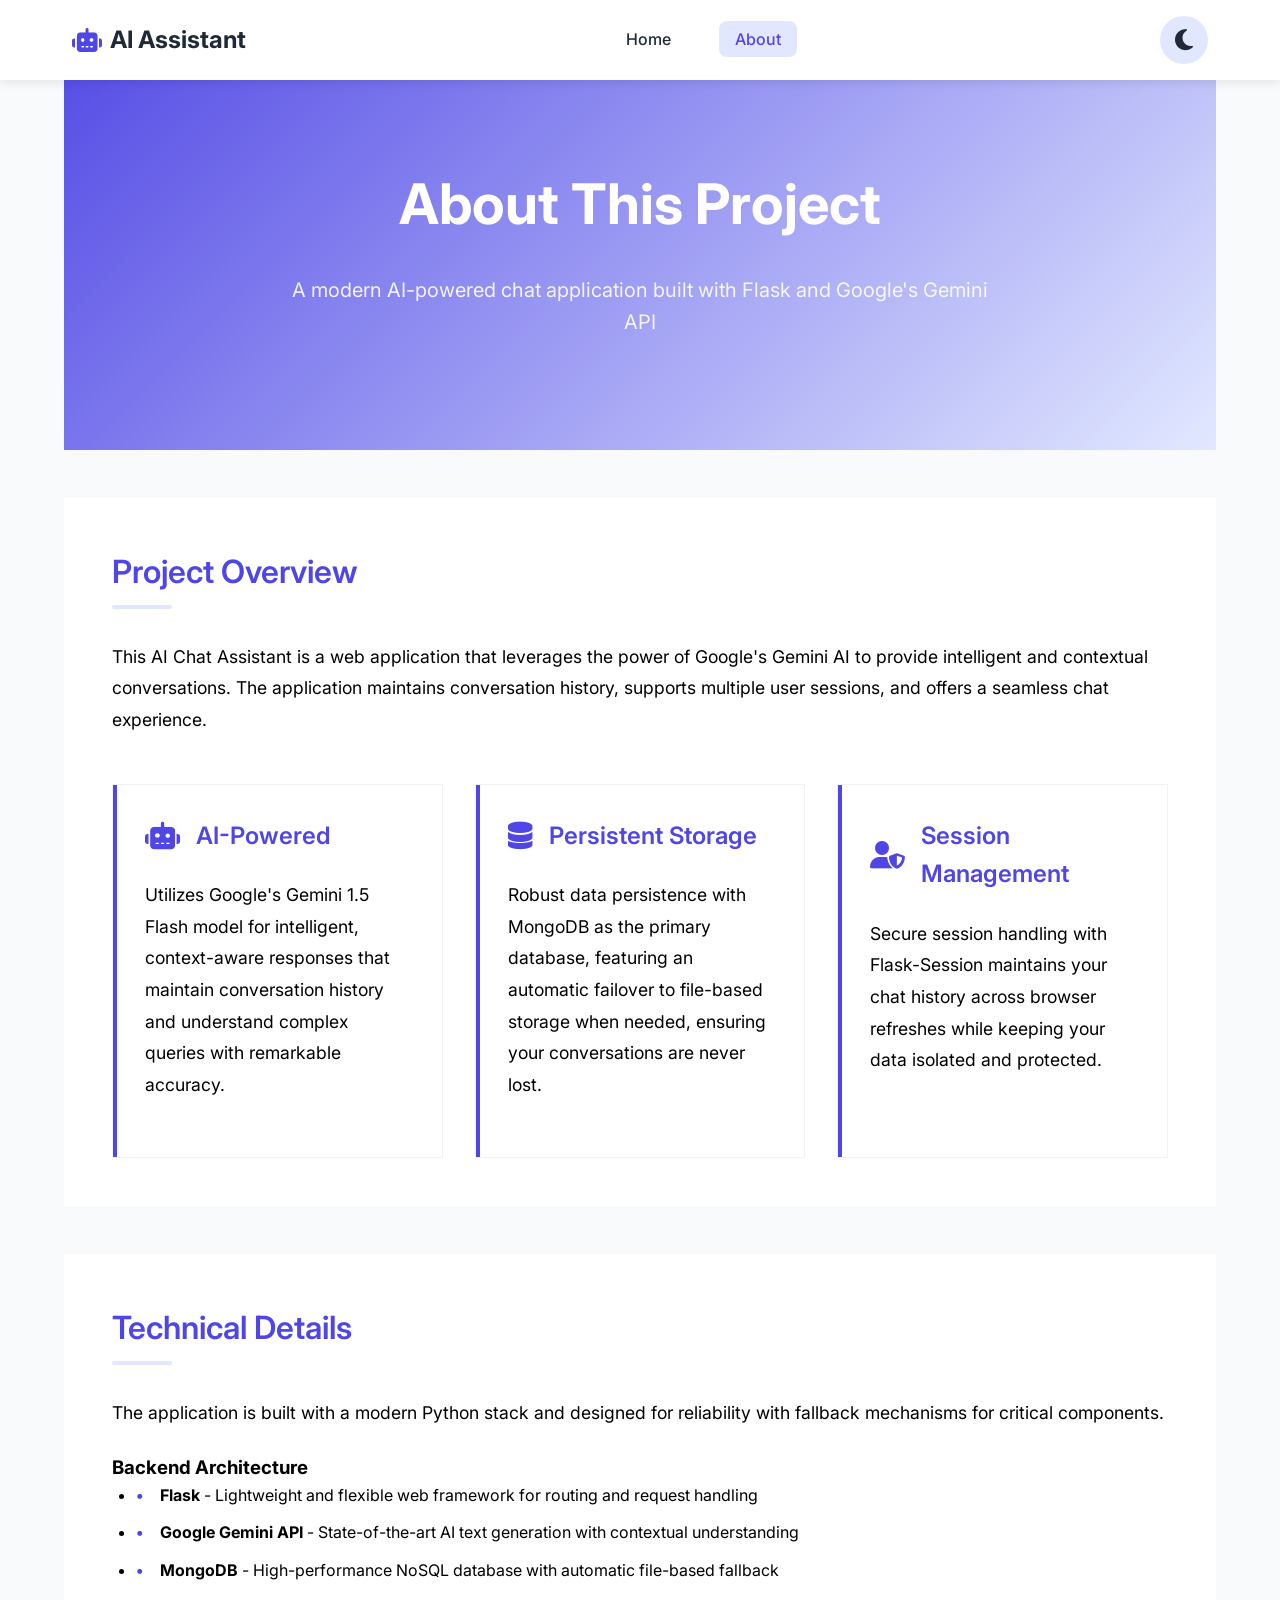
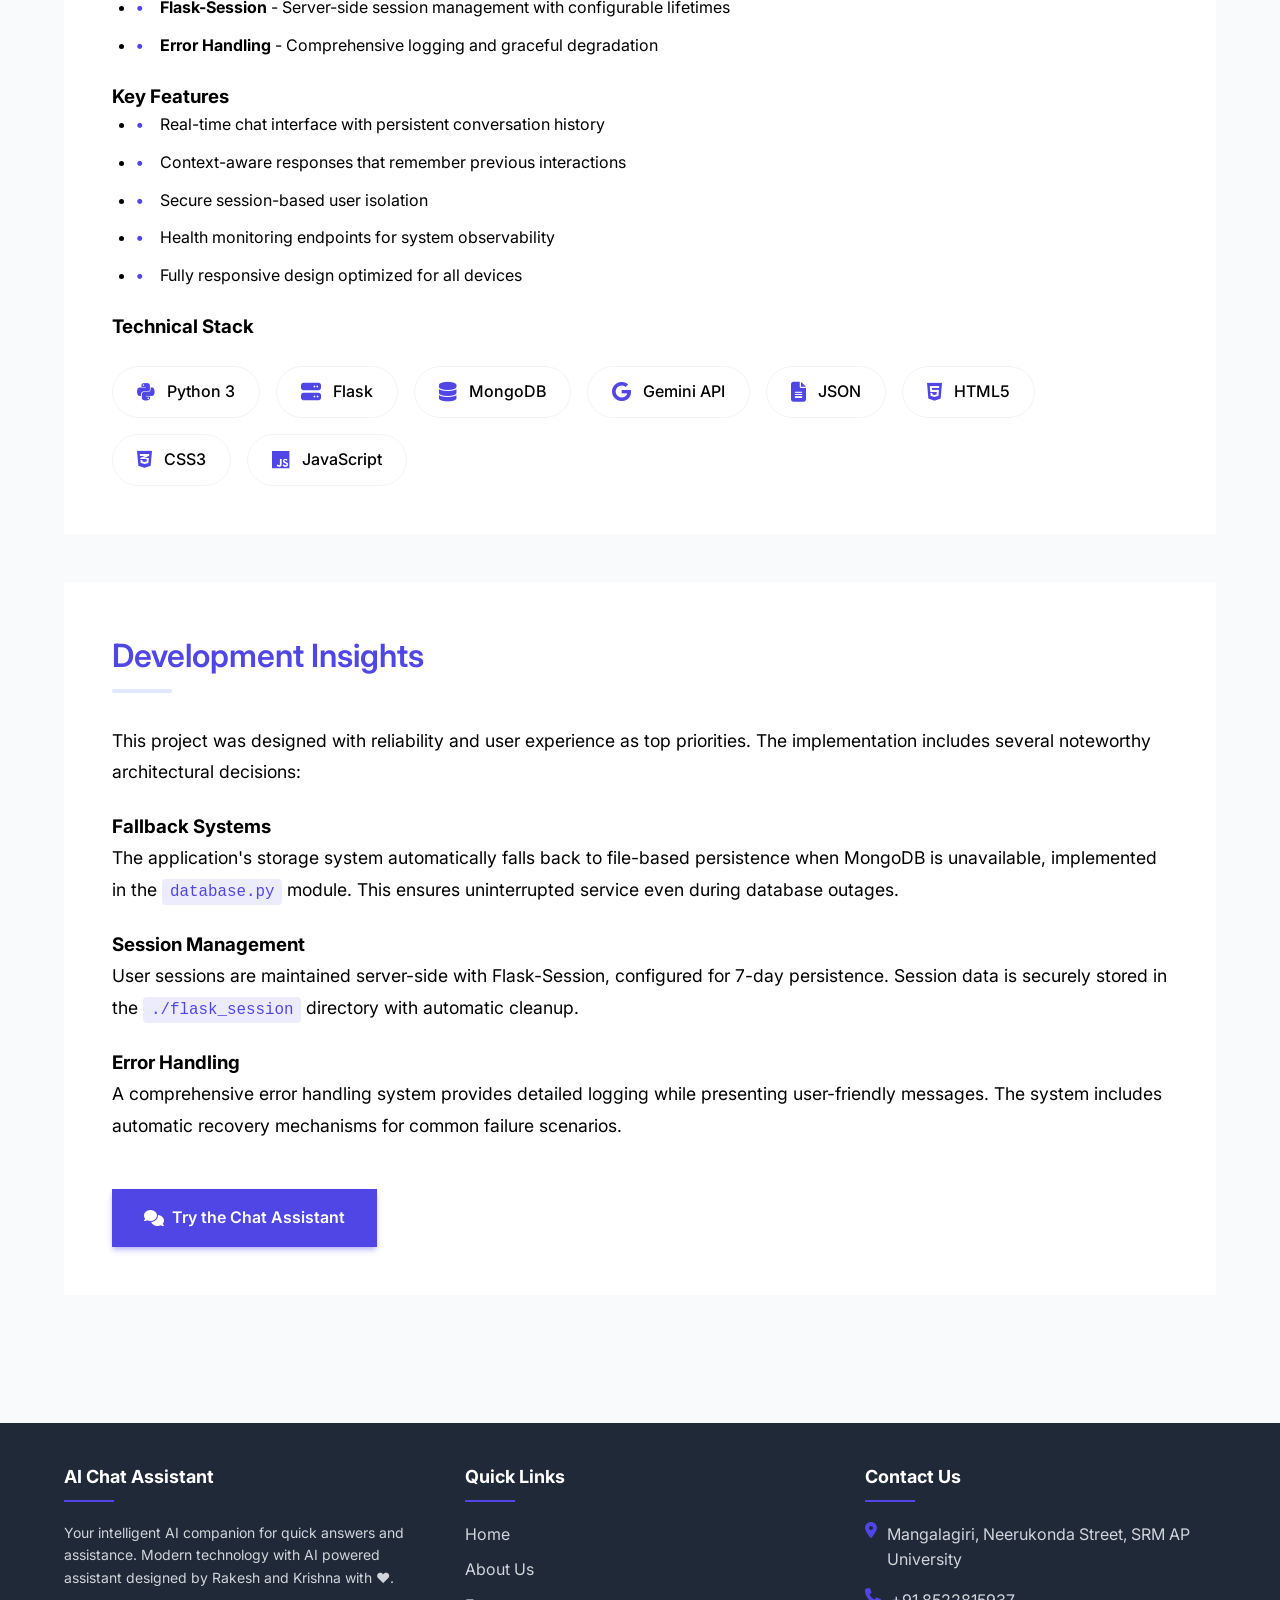
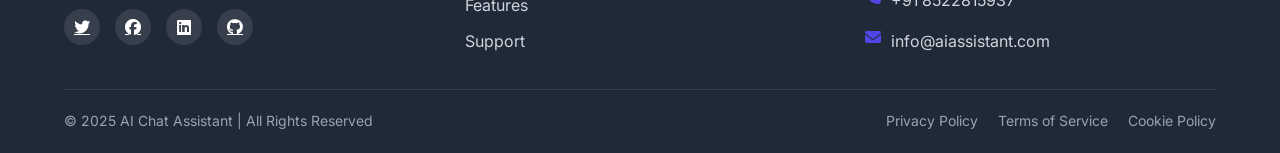
<file: templates/about.html>
<!DOCTYPE html>
<html lang="en">
<head>
    <meta charset="UTF-8">
    <meta name="viewport" content="width=device-width, initial-scale=1.0">
    <title>AI Chat Assistant</title>
    <link rel="stylesheet" href="https://cdnjs.cloudflare.com/ajax/libs/font-awesome/6.4.0/css/all.min.css">
    <link rel="preconnect" href="https://fonts.googleapis.com">
    <link rel="preconnect" href="https://fonts.gstatic.com" crossorigin>
    <link href="https://fonts.googleapis.com/css2?family=Inter:wght@400;500;600;700&display=swap" rel="stylesheet">
    <style>
        :root {
            --primary-color: #4f46e5;
            --primary-hover: #4338ca;
            --secondary-color: #e0e7ff;
            --background-color: #f3f4f8;
            --container-bg: #ffffff;
            --text-color: #1f2937;
            --light-text: #6b7280;
            --border-color: #e5e7eb;
            --user-message-bg: #4f46e5;
            --bot-message-bg: #f3f4f6;
            --shadow: 0 4px 12px rgba(0, 0, 0, 0.08);
            --card-shadow: 0 8px 24px rgba(0, 0, 0, 0.12);
            --transition: all 0.3s ease;
            --header-height: 70px;
            --header-bg: rgba(255, 255, 255, 0.95);
            --primary-light: #e0e7ff;
            --dark-bg-secondary: #1f2937;
        }

        /* Dark theme variables */
        body.dark-theme {
            --background-color: #111827;
            --container-bg: #1f2937;
            --text-color: #f9fafb;
            --light-text: #d1d5db;
            --border-color: #374151;
            --bot-message-bg: #2d3748;
            background-image: linear-gradient(135deg, #111827 0%, #1e293b 100%);
        }

        body.dark-theme .main-header {
            background-color: rgba(31, 41, 55, 0.95);
            box-shadow: 0 2px 10px rgba(0, 0, 0, 0.2);
        }

        body.dark-theme .logo {
            color: #8b5cf6;
        }

        body.dark-theme .main-nav a {
            color: #e5e7eb;
        }

        body.dark-theme .main-nav a.active,
        body.dark-theme .main-nav a:hover {
            color: #8b5cf6;
        }

        body.dark-theme .main-nav a.active::after {
            background-color: #8b5cf6;
        }

        body.dark-theme .theme-toggle {
            color: #e5e7eb;
        }

        body.dark-theme .theme-toggle:hover {
            background-color: rgba(255, 255, 255, 0.1);
            color: #8b5cf6;
        }

        /* Original about.html styles */
        * {
            margin: 0;
            padding: 0;
            box-sizing: border-box;
        }

        body {
            font-family: 'Inter', sans-serif;
            line-height: 1.6;
            color: var(--dark-color);
            background-color: #f8fafc;
            min-height: 100vh;
            display: flex;
            flex-direction: column;
        }

        .container {
            width: 100%;
            max-width: 1200px;
            margin: 0 auto;
            padding: 0 1.5rem;
        }

        /* Main Header styles from index.html */
        .main-header {
            background-color: var(--header-bg);
            padding: 1rem 0;
            position: fixed;
            width: 100%;
            top: 0;
            z-index: 1000;
            box-shadow: 0 2px 10px rgba(0, 0, 0, 0.1);
        }

        .main-header .container {
            display: flex;
            justify-content: space-between;
            align-items: center;
            max-width: 1200px;
            margin: 0 auto;
            padding: 0 2rem;
        }

        .logo {
            display: flex;
            align-items: center;
            gap: 0.5rem;
            font-size: 1.5rem;
            font-weight: 700;
            color: var(--text-color);
        }

        .logo i {
            color: var(--primary-color);
        }

        .main-nav ul {
            display: flex;
            gap: 2rem;
            list-style: none;
            margin: 0;
            padding: 0;
        }

        .main-nav a {
            color: var(--text-color);
            text-decoration: none;
            font-weight: 500;
            transition: color 0.3s ease;
            padding: 0.5rem 1rem;
            border-radius: 0.5rem;
        }

        .main-nav a:hover {
            color: var(--primary-color);
        }

        .main-nav a.active {
            color: var(--primary-color);
            background-color: var(--primary-light);
        }

        .header-actions {
            display: flex;
            align-items: center;
            gap: 1rem;
        }

        .theme-toggle {
            background: none;
            border: none;
            cursor: pointer;
            padding: 0.75rem;
            border-radius: 50%;
            transition: all 0.3s ease;
            font-size: 1.5rem;
            color: var(--text-color);
            display: flex;
            align-items: center;
            justify-content: center;
            width: 3rem;
            height: 3rem;
            background-color: var(--primary-light);
        }

        .theme-toggle:hover {
            background-color: var(--primary-color);
            color: white;
            transform: scale(1.1);
        }

        .mobile-menu-toggle {
            display: none;
            background: none;
            border: none;
            font-size: 1.5rem;
            color: var(--text-color);
            cursor: pointer;
            padding: 0.5rem;
        }

        /* Mobile menu styles */
        @media (max-width: 768px) {
            .main-nav {
                display: none;
            }
            
            .mobile-menu-toggle {
                display: block;
            }
            
            .main-nav.active {
                display: block;
                position: absolute;
                top: 100%;
                left: 0;
                right: 0;
                background-color: var(--header-bg);
                padding: 1rem;
            }
            
            .main-nav.active ul {
                flex-direction: column;
                gap: 1rem;
            }
            
            .header-actions {
                margin-left: auto;
            }

            .main-nav.active,
            .header-actions.active {
                display: flex;
                flex-direction: column;
                position: absolute;
                top: var(--header-height);
                left: 0;
                width: 100%;
                background-color: rgba(255, 255, 255, 0.95);
                backdrop-filter: blur(10px);
                padding: 20px;
                box-shadow: 0 4px 10px rgba(0, 0, 0, 0.1);
                z-index: 99;
                animation: slideDown 0.3s ease-out;
            }
            
            .main-nav.active ul {
                flex-direction: column;
                width: 100%;
                gap: 15px;
            }
            
            .header-actions.active {
                top: calc(var(--header-height) + 172px);
                padding-top: 0;
            }
            
            .mobile-menu-toggle.active {
                color: var(--primary-color);
            }
            
            body.dark-theme .main-nav.active,
            body.dark-theme .header-actions.active {
                background-color: rgba(31, 41, 55, 0.95);
                box-shadow: 0 4px 10px rgba(0, 0, 0, 0.2);
            }
            
            @keyframes slideDown {
                from { opacity: 0; transform: translateY(-20px); }
                to { opacity: 1; transform: translateY(0); }
            }
        }

        /* Hero Section */
        .hero {
            text-align: center;
            padding: 5rem 0;
            margin-bottom: 3rem;
            background: linear-gradient(135deg, var(--primary-color), var(--primary-light));
            color: white;
            border-radius: var(--border-radius);
            position: relative;
            overflow: hidden;
            margin-top: 80px; /* Added to account for fixed header */
        }

        /* Rest of the original about.html styles */
        .hero::before {
            content: '';
            position: absolute;
            top: 0;
            left: 0;
            width: 100%;
            height: 100%;
            background: url('data:image/svg+xml;utf8,<svg xmlns="http://www.w3.org/2000/svg" viewBox="0 0 100 100" preserveAspectRatio="none"><path fill="rgba(255,255,255,0.05)" d="M0,0 L100,0 L100,100 L0,100 Z" /></svg>');
            background-size: cover;
        }

        .hero h1 {
            font-size: 3.5rem;
            margin-bottom: 1.5rem;
            font-weight: 700;
            position: relative;
        }

        .hero p {
            font-size: 1.25rem;
            max-width: 700px;
            margin: 0 auto 2rem;
            opacity: 0.9;
            position: relative;
        }

        /* Sections */
        .section {
            background-color: white;
            border-radius: var(--border-radius);
            padding: 3rem;
            margin-bottom: 3rem;
            box-shadow: var(--box-shadow);
            transition: var(--transition);
        }

        .section:hover {
            transform: translateY(-5px);
        }

        .section h2 {
            color: var(--primary-color);
            margin-bottom: 2rem;
            font-size: 2rem;
            font-weight: 600;
            position: relative;
            padding-bottom: 0.75rem;
        }

        .section h2::after {
            content: '';
            position: absolute;
            bottom: 0;
            left: 0;
            width: 60px;
            height: 4px;
            background-color: var(--primary-light);
            border-radius: 2px;
        }

        .section p {
            margin-bottom: 1.5rem;
            color: var(--dark-color);
            font-size: 1.1rem;
            line-height: 1.8;
        }

        /* Features Grid */
        .features {
            display: grid;
            grid-template-columns: repeat(auto-fit, minmax(300px, 1fr));
            gap: 2rem;
            margin-top: 3rem;
        }

        .feature-card {
            background-color: white;
            border-radius: var(--border-radius);
            padding: 2rem;
            box-shadow: var(--box-shadow);
            transition: var(--transition);
            border: 1px solid rgba(0, 0, 0, 0.05);
            position: relative;
            overflow: hidden;
            z-index: 1;
        }

        .feature-card::before {
            content: '';
            position: absolute;
            top: 0;
            left: 0;
            width: 4px;
            height: 100%;
            background-color: var(--primary-color);
            transition: var(--transition);
        }

        .feature-card:hover {
            transform: translateY(-5px);
            box-shadow: 0 20px 25px -5px rgba(0, 0, 0, 0.1), 0 10px 10px -5px rgba(0, 0, 0, 0.04);
        }

        .feature-card:hover::before {
            width: 100%;
            opacity: 0.1;
        }

        .feature-card h3 {
            color: var(--primary-color);
            margin-bottom: 1.5rem;
            font-size: 1.5rem;
            font-weight: 600;
            display: flex;
            align-items: center;
            gap: 1rem;
            position: relative;
            z-index: 2;
        }

        .feature-card h3 i {
            font-size: 1.75rem;
            color: var(--primary-color);
        }

        .feature-card p {
            color: var(--dark-color);
            position: relative;
            z-index: 2;
        }

        /* Lists - Modified to be more specific to content lists */
        .section ul {
            margin-left: 1.5rem;
            margin-bottom: 1.5rem;
        }

        .section ul li {
            margin-bottom: 0.75rem;
            position: relative;
            padding-left: 1.5rem;
        }

        .section ul li::before {
            content: '•';
            color: var(--primary-color);
            font-weight: bold;
            position: absolute;
            left: 0;
        }

        /* Tech Stack */
        .tech-stack {
            display: flex;
            flex-wrap: wrap;
            gap: 1rem;
            margin-top: 1.5rem;
        }

        .tech-item {
            background-color: var(--light-color);
            padding: 0.75rem 1.5rem;
            border-radius: 50px;
            font-weight: 500;
            display: flex;
            align-items: center;
            gap: 0.75rem;
            border: 1px solid rgba(0, 0, 0, 0.05);
            transition: var(--transition);
        }

        .tech-item:hover {
            background-color: white;
            box-shadow: 0 4px 6px -1px rgba(0, 0, 0, 0.1), 0 2px 4px -1px rgba(0, 0, 0, 0.06);
            transform: translateY(-2px);
        }

        .tech-item i {
            color: var(--primary-color);
            font-size: 1.25rem;
        }

        /* Buttons */
        .btn {
            display: inline-flex;
            align-items: center;
            justify-content: center;
            background-color: var(--primary-color);
            color: white;
            padding: 1rem 2rem;
            border-radius: var(--border-radius);
            text-decoration: none;
            font-weight: 600;
            transition: var(--transition);
            border: none;
            cursor: pointer;
            margin-top: 1.5rem;
            box-shadow: 0 4px 6px -1px rgba(79, 70, 229, 0.3), 0 2px 4px -1px rgba(79, 70, 229, 0.2);
        }

        .btn:hover {
            background-color: var(--primary-light);
            transform: translateY(-2px);
            box-shadow: 0 10px 15px -3px rgba(79, 70, 229, 0.3), 0 4px 6px -2px rgba(79, 70, 229, 0.2);
        }

        .btn i {
            margin-right: 0.5rem;
        }

        /* Highlight */
        .highlight {
            background-color: rgba(79, 70, 229, 0.1);
            padding: 0.25rem 0.5rem;
            border-radius: 4px;
            font-family: 'Courier New', monospace;
            font-size: 0.9em;
            color: var(--primary-color);
            font-weight: 500;
        }

        /* Footer styles from index.html */
        .main-footer {
            background-color: #1f2937;
            color: white;
            padding: 40px 0 0;
            margin-top: 80px;
        }

        .footer-widgets {
            display: grid;
            grid-template-columns: repeat(auto-fit, minmax(250px, 1fr));
            gap: 50px;
            margin-bottom: 20px;
        }

        .footer-widget h3 {
            font-size: 18px;
            margin-bottom: 20px;
            position: relative;
            padding-bottom: 10px;
        }

        .footer-widget h3::after {
            content: '';
            position: absolute;
            bottom: 0;
            left: 0;
            width: 50px;
            height: 2px;
            background-color: var(--primary-color);
        }

        .footer-widget p {
            color: #d1d5db;
            margin-bottom: 20px;
            font-size: 14px;
            line-height: 1.6;
        }

        .social-links {
            display: flex;
            gap: 15px;
        }

        .social-links a {
            display: flex;
            align-items: center;
            justify-content: center;
            width: 36px;
            height: 36px;
            background-color: rgba(255, 255, 255, 0.1);
            border-radius: 50%;
            color: white;
            transition: var(--transition);
        }

        .social-links a:hover {
            background-color: var(--primary-color);
            transform: translateY(-3px);
        }

        .footer-links {
            list-style: none;
        }

        .footer-links li {
            margin-bottom: 10px;
        }

        .footer-links a {
            color: #d1d5db;
            text-decoration: none;
            transition: var(--transition);
            display: inline-block;
        }

        .footer-links a:hover {
            color: white;
            transform: translateX(5px);
        }

        .contact-info {
            list-style: none;
        }

        .contact-info li {
            margin-bottom: 15px;
            display: flex;
            align-items: flex-start;
            gap: 10px;
            color: #d1d5db;
        }

        .contact-info i {
            color: var(--primary-color);
        }

        .footer-bottom {
            padding: 20px 0;
            border-top: 1px solid rgba(255, 255, 255, 0.1);
            text-align: center;
            display: flex;
            justify-content: space-between;
            align-items: center;
            flex-wrap: wrap;
            gap: 20px;
        }

        .footer-bottom p {
            font-size: 14px;
            color: #9ca3af;
        }

        .footer-bottom-links {
            display: flex;
            gap: 20px;
        }

        .footer-bottom-links a {
            color: #9ca3af;
            text-decoration: none;
            font-size: 14px;
            transition: var(--transition);
        }

        .footer-bottom-links a:hover {
            color: white;
        }

        /* Existing footer styles - updated to match index.html */
        footer {
            background-color: #1f2937;
            color: white;
            padding: 40px 0 0;
            margin-top: 3rem;
        }

        .footer-content {
            display: flex;
            flex-direction: column;
            align-items: center;
            gap: 1.5rem;
            padding-bottom: 20px;
            border-top: 1px solid rgba(255, 255, 255, 0.1);
            padding-top: 20px;
        }

        .footer-content .footer-links {
            display: flex;
            gap: 1.5rem;
            list-style: none;
        }

        .footer-content .footer-links a {
            color: #9ca3af;
            text-decoration: none;
            transition: var(--transition);
            font-weight: 500;
            font-size: 14px;
        }

        .footer-content .footer-links a:hover {
            color: white;
        }

        .copyright {
            font-size: 14px;
            color: #9ca3af;
        }

        /* Responsive Design */
        @media (max-width: 768px) {
            .hero h1 {
                font-size: 2.5rem;
            }
            
            .section {
                padding: 2rem;
            }
            
            .features {
                grid-template-columns: 1fr;
            }

            .footer-content {
                flex-direction: column;
                text-align: center;
            }

            .footer-content .footer-links {
                flex-direction: column;
                gap: 1rem;
            }
        }
    </style>
</head>
<body>
    <!-- Main Header - Updated to match index.html -->
    <header class="main-header">
        <div class="container">
            <div class="logo">
                <i class="fas fa-robot"></i>
                <span>AI Assistant</span>
            </div>
            <nav class="main-nav">
                <ul>
                    <li><a href="/">Home</a></li>
                    <li><a href="/about" class="active">About</a></li>
                    <!-- <li><a href="#">Support</a></li> -->
                </ul>
            </nav>
            <div class="header-actions">
                <button class="theme-toggle" id="theme-toggle">
                    <i class="fas fa-moon"></i>
                </button>
            </div>
            <button class="mobile-menu-toggle" id="mobile-menu-toggle">
                <i class="fas fa-bars"></i>
            </button>
        </div>
    </header>

    <main class="container">
        <section class="hero">
            <h1>About This Project</h1>
            <p>A modern AI-powered chat application built with Flask and Google's Gemini API</p>
        </section>

        <section class="section">
            <h2>Project Overview</h2>
            <p>This AI Chat Assistant is a web application that leverages the power of Google's Gemini AI to provide intelligent and contextual conversations. The application maintains conversation history, supports multiple user sessions, and offers a seamless chat experience.</p>
            
            <div class="features">
                <div class="feature-card">
                    <h3><i class="fas fa-robot"></i> AI-Powered</h3>
                    <p>Utilizes Google's Gemini 1.5 Flash model for intelligent, context-aware responses that maintain conversation history and understand complex queries with remarkable accuracy.</p>
                </div>
                
                <div class="feature-card">
                    <h3><i class="fas fa-database"></i> Persistent Storage</h3>
                    <p>Robust data persistence with MongoDB as the primary database, featuring an automatic failover to file-based storage when needed, ensuring your conversations are never lost.</p>
                </div>
                
                <div class="feature-card">
                    <h3><i class="fas fa-user-shield"></i> Session Management</h3>
                    <p>Secure session handling with Flask-Session maintains your chat history across browser refreshes while keeping your data isolated and protected.</p>
                </div>
            </div>
        </section>

        <section class="section">
            <h2>Technical Details</h2>
            <p>The application is built with a modern Python stack and designed for reliability with fallback mechanisms for critical components.</p>
            
            <h3>Backend Architecture</h3>
            <ul>
                <li><strong>Flask</strong> - Lightweight and flexible web framework for routing and request handling</li>
                <li><strong>Google Gemini API</strong> - State-of-the-art AI text generation with contextual understanding</li>
                <li><strong>MongoDB</strong> - High-performance NoSQL database with automatic file-based fallback</li>
                <li><strong>Flask-Session</strong> - Server-side session management with configurable lifetimes</li>
                <li><strong>Error Handling</strong> - Comprehensive logging and graceful degradation</li>
            </ul>
            
            <h3>Key Features</h3>
            <ul>
                <li>Real-time chat interface with persistent conversation history</li>
                <li>Context-aware responses that remember previous interactions</li>
                <li>Secure session-based user isolation</li>
                <li>Health monitoring endpoints for system observability</li>
                <li>Fully responsive design optimized for all devices</li>
            </ul>
            
            <h3>Technical Stack</h3>
            <div class="tech-stack">
                <div class="tech-item"><i class="fab fa-python"></i> Python 3</div>
                <div class="tech-item"><i class="fas fa-server"></i> Flask</div>
                <div class="tech-item"><i class="fas fa-database"></i> MongoDB</div>
                <div class="tech-item"><i class="fab fa-google"></i> Gemini API</div>
                <div class="tech-item"><i class="fas fa-file-alt"></i> JSON</div>
                <div class="tech-item"><i class="fab fa-html5"></i> HTML5</div>
                <div class="tech-item"><i class="fab fa-css3-alt"></i> CSS3</div>
                <div class="tech-item"><i class="fab fa-js"></i> JavaScript</div>
            </div>
        </section>

        <section class="section">
            <h2>Development Insights</h2>
            <p>This project was designed with reliability and user experience as top priorities. The implementation includes several noteworthy architectural decisions:</p>
            
            <h3>Fallback Systems</h3>
            <p>The application's storage system automatically falls back to file-based persistence when MongoDB is unavailable, implemented in the <span class="highlight">database.py</span> module. This ensures uninterrupted service even during database outages.</p>
            
            <h3>Session Management</h3>
            <p>User sessions are maintained server-side with Flask-Session, configured for 7-day persistence. Session data is securely stored in the <span class="highlight">./flask_session</span> directory with automatic cleanup.</p>
            
            <h3>Error Handling</h3>
            <p>A comprehensive error handling system provides detailed logging while presenting user-friendly messages. The system includes automatic recovery mechanisms for common failure scenarios.</p>
            
            <a href="/" class="btn"><i class="fas fa-comments"></i> Try the Chat Assistant</a>
        </section>
    </main>

    <footer class="main-footer">
        <div class="container">
            <div class="footer-widgets">
                <div class="footer-widget">
                    <h3>AI Chat Assistant</h3>
                    <p>Your intelligent AI companion for quick answers and assistance. Modern technology with AI powered assistant designed by Rakesh and Krishna with ❤️.</p>
                    <div class="social-links">
                        <a href="#"><i class="fab fa-twitter"></i></a>
                        <a href="#"><i class="fab fa-facebook"></i></a>
                        <a href="#"><i class="fab fa-linkedin"></i></a>
                        <a href="#"><i class="fab fa-github"></i></a>
                    </div>
                </div>
                <div class="footer-widget">
                    <h3>Quick Links</h3>
                    <ul class="footer-links">
                        <li><a href="#">Home</a></li>
                        <li><a href="#">About Us</a></li>
                        <li><a href="#">Features</a></li>
                        <li><a href="#">Support</a></li>
                    </ul>
                </div>
                <div class="footer-widget">
                    <h3>Contact Us</h3>
                    <ul class="contact-info">
                        <li><i class="fas fa-map-marker-alt"></i>  Mangalagiri, Neerukonda Street, SRM AP University</li>
                        <li><i class="fas fa-phone"></i> +91 8522815937</li>
                        <li><i class="fas fa-envelope"></i> info@aiassistant.com</li>
                    </ul>
                </div>
            </div>
            <div class="footer-bottom">
                <p>&copy; 2025 AI Chat Assistant | All Rights Reserved</p>
                <div class="footer-bottom-links">
                    <a href="#">Privacy Policy</a>
                    <a href="#">Terms of Service</a>
                    <a href="#">Cookie Policy</a>
                </div>
            </div>
        </div>
    </footer>

    <!-- Internal JavaScript for theme toggle functionality -->
    <script>
        document.addEventListener('DOMContentLoaded', function() {
            // Theme toggle functionality
            const themeToggle = document.getElementById('theme-toggle');
            const mobileMenuToggle = document.getElementById('mobile-menu-toggle');
            
            // Theme toggle functionality
            themeToggle.addEventListener('click', function() {
                document.body.classList.toggle('dark-theme');
                const isDarkTheme = document.body.classList.contains('dark-theme');
                themeToggle.innerHTML = isDarkTheme ? '<i class="fas fa-sun"></i>' : '<i class="fas fa-moon"></i>';
            });
            
            // Mobile menu toggle
            mobileMenuToggle.addEventListener('click', function() {
                const mainNav = document.querySelector('.main-nav');
                const headerActions = document.querySelector('.header-actions');
                
                mainNav.classList.toggle('active');
                headerActions.classList.toggle('active');
                mobileMenuToggle.classList.toggle('active');
                
                const isActive = mobileMenuToggle.classList.contains('active');
                mobileMenuToggle.innerHTML = isActive ? '<i class="fas fa-times"></i>' : '<i class="fas fa-bars"></i>';
            });
            
            // Add smooth scrolling for nav links
            document.querySelectorAll('.main-nav a').forEach(link => {
                link.addEventListener('click', function(e) {
                    // Allow default action for the Home link
                    if (this.getAttribute('href') === '/') {
                        return; // Do nothing, let the link work as intended
                    }
                    e.preventDefault(); // Prevent default for other links
                    
                    // Add active class to clicked link and remove from siblings
                    document.querySelectorAll('.main-nav a').forEach(navLink => {
                        navLink.classList.remove('active');
                    });
                    this.classList.add('active');
                });
            });
        });
    </script>
</body>
</html>
</file>
